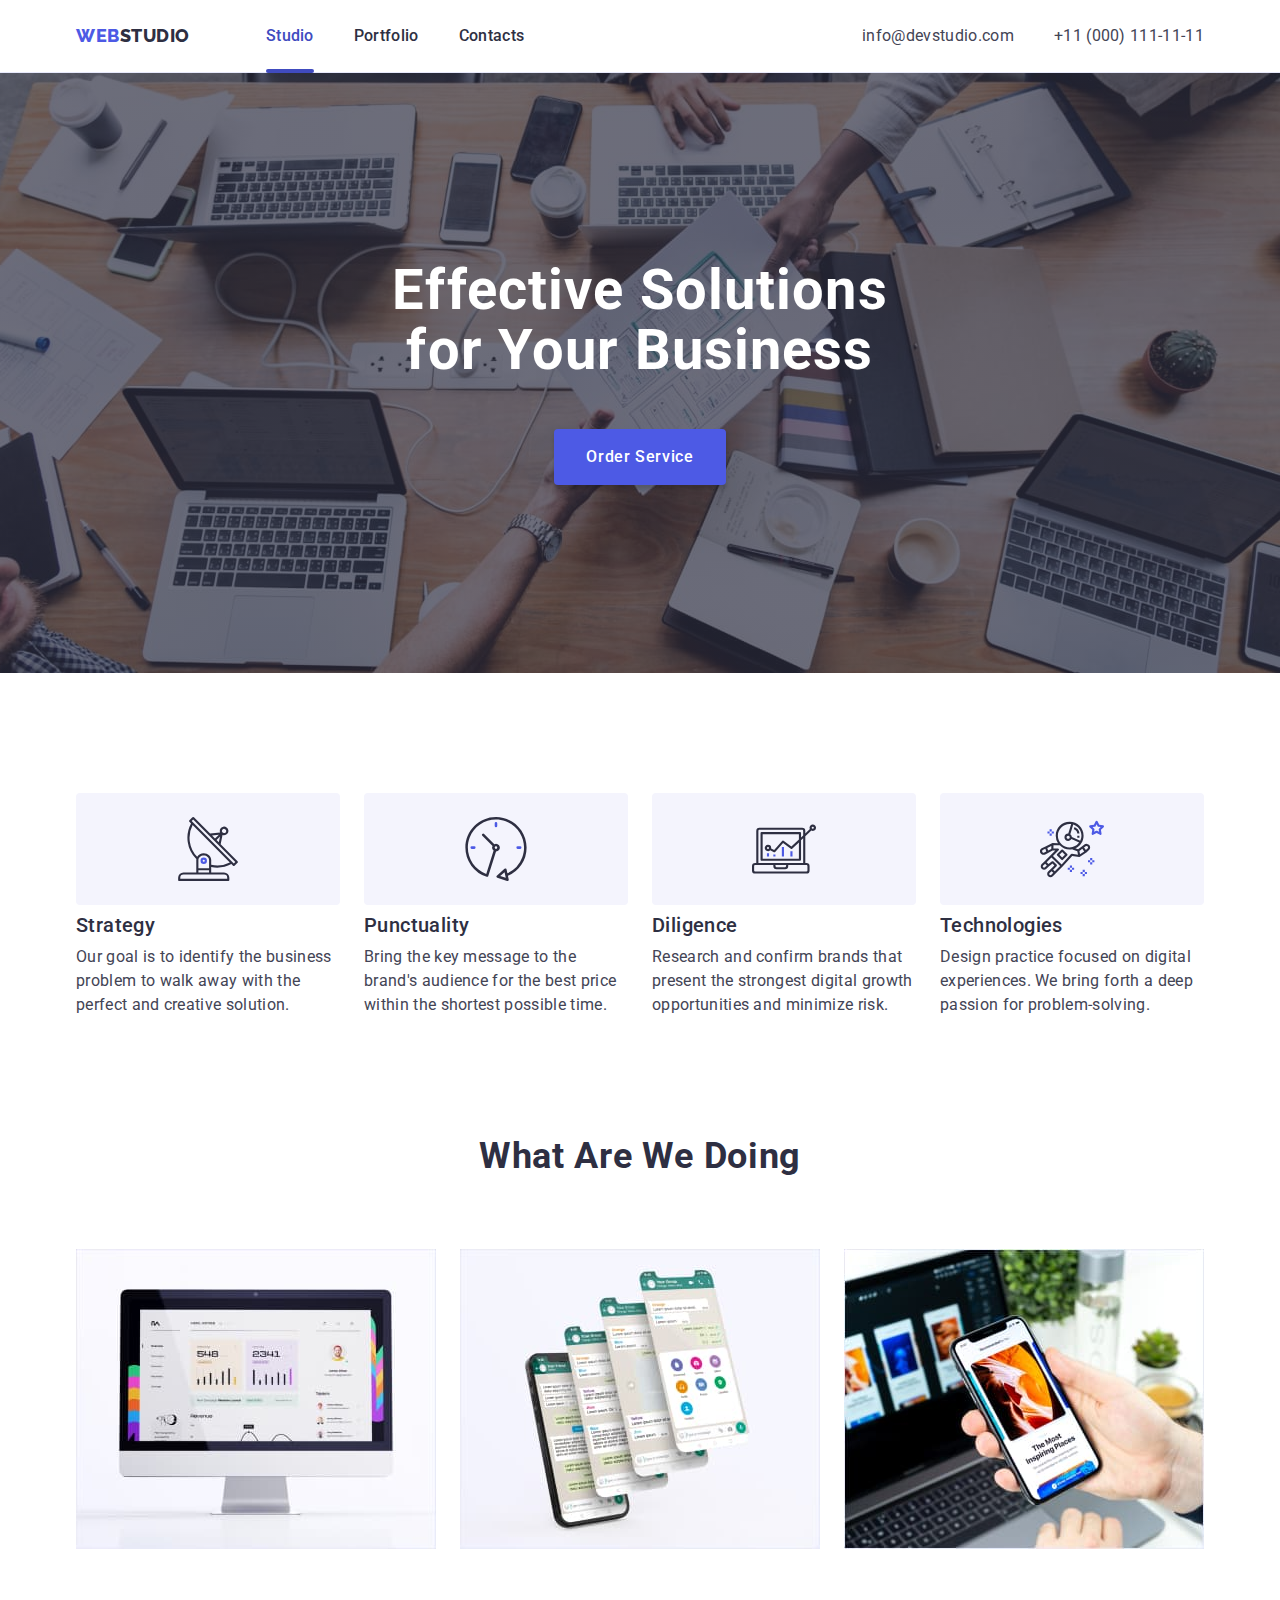
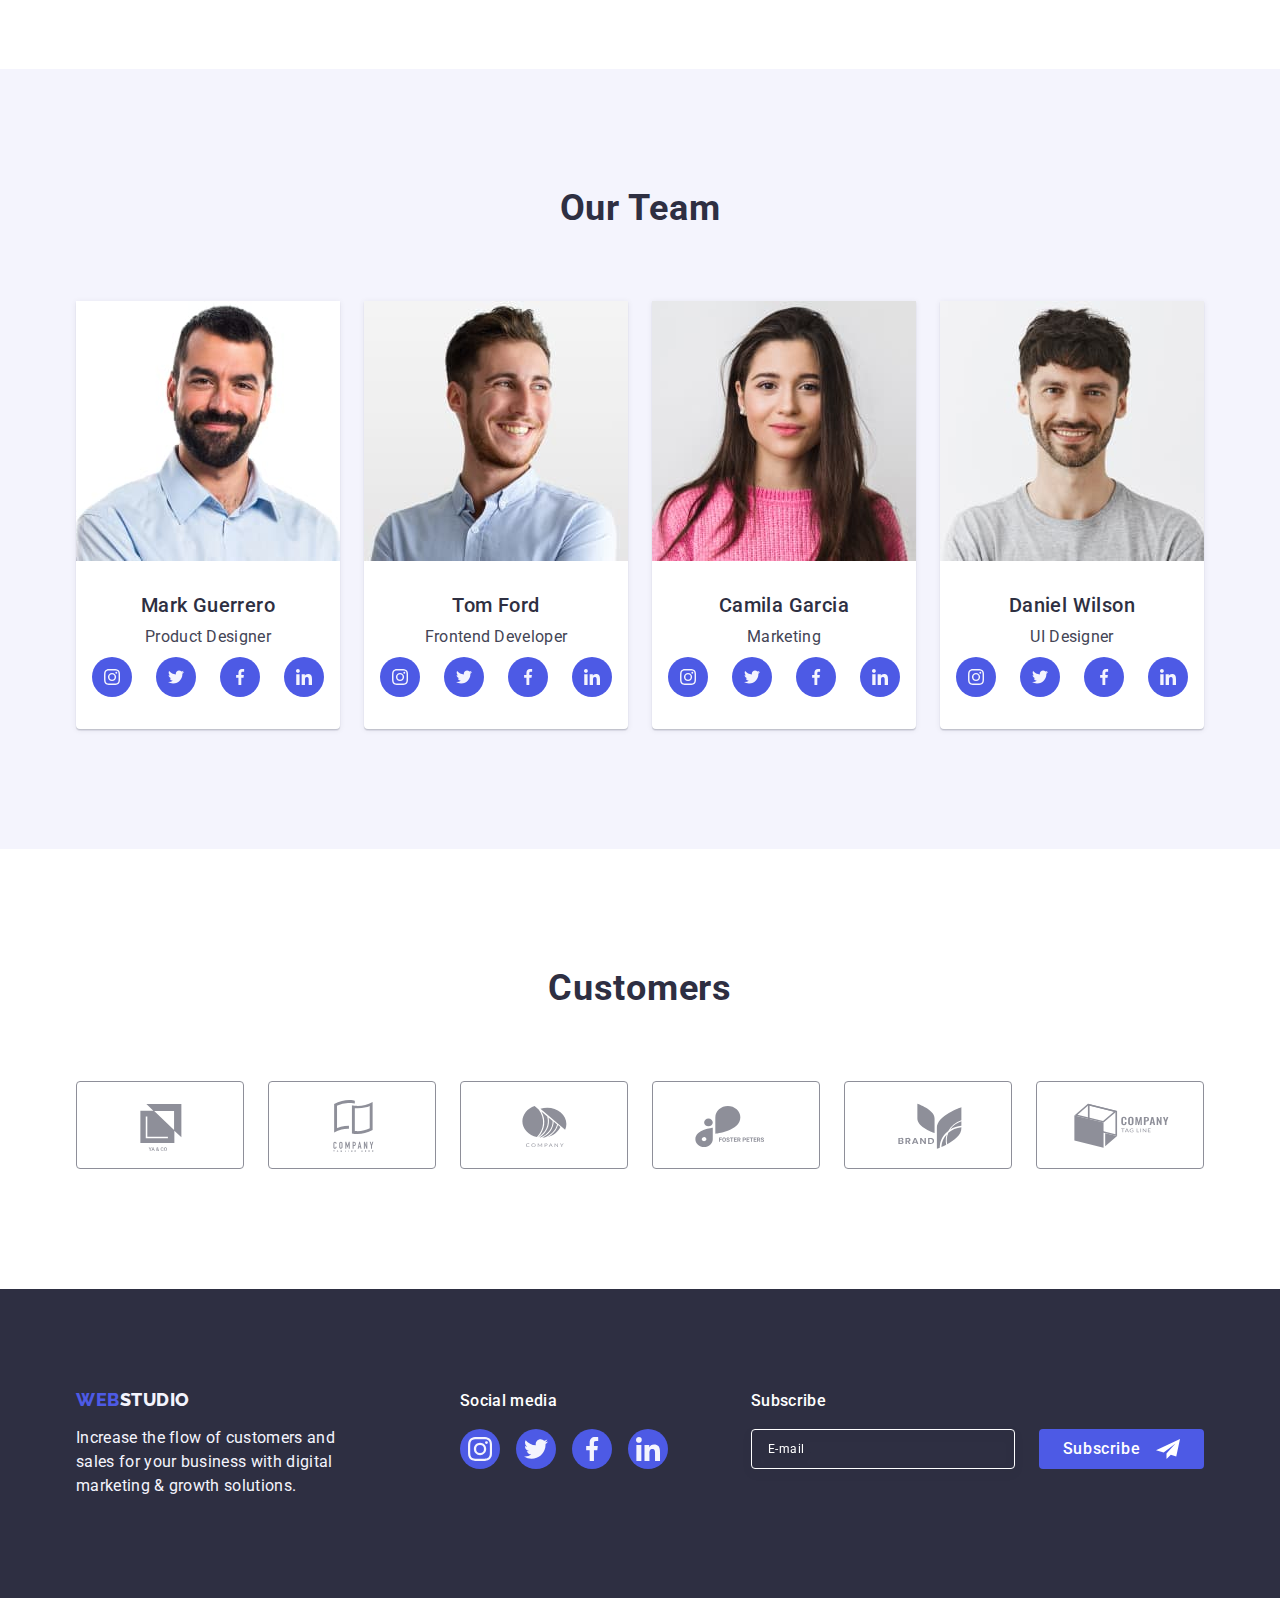
<file: index.html>
<!DOCTYPE html>
<html lang="en">
  <head>
    <meta charset="UTF-8" />
    <meta http-equiv="X-UA-Compatible" content="IE=edge" />
    <meta name="viewport" content="width=device-width, initial-scale=1.0" />
    <title>WebStudio</title>

    <link rel="preconnect" href="https://fonts.googleapis.com" />
    <link rel="preconnect" href="https://fonts.gstatic.com" crossorigin />
    <link
      href="https://fonts.googleapis.com/css2?family=Raleway:wght@800&family=Roboto:wght@400;500;700;900&display=swap"
      rel="stylesheet"
    />

    <link
      rel="stylesheet"
      href="https://cdnjs.cloudflare.com/ajax/libs/modern-normalize/1.1.0/modern-normalize.min.css"
    />

    <link rel="stylesheet" href="./css/styles.css" />
  </head>
  <body>
    <header class="header-border">
      <div class="container header-container">
        <nav class="site-nav">
          <a href="./index.html" class="logo link"
            >Web<span class="logo-span header">Studio</span>
          </a>

          <ul class="nav-menu list">
            <li class="nav-menu-item">
              <a href="./index.html" class="nav-link current-menu-link link">Studio</a>
            </li>
            <li class="nav-menu-item">
              <a href="./portfolio.html" class="nav-link link">Portfolio</a>
            </li>
            <li class="nav-menu-item">
              <a href="" class="nav-link link">Contacts</a>
            </li>
          </ul>
        </nav>

        <address class="contacts">
          <ul class="contacts-list list">
            <li class="item">
              <a href="mailto:info@devstudio.com" class="link"
                >info@devstudio.com</a
              >
            </li>

            <li class="item">
              <a href="tel:+110001111111" class="link"
                >+11 (000) 111-11-11</a
              >
            </li>
          </ul>
        </address>
      </div>
    </header>

    <main>
      <!-- Hero section -->
      <section class="hero">
        <div class="container hero-container">
          <h1 class="hero-title">Effective Solutions for Your Business</h1>
          <button class="hero-btn" type="button" data-modal-open>Order Service</button>
        </div>
      </section>

      <!-- Company benefits section -->
      <section class="section benefits">
        <div class="container benefits-container">
          <h2 class="visually-hidden">Company benefits</h2>

          <ul class="benefits-list list">
            <li class="item">
              <div class="benefits-icon-wrapper">
                <svg class="benefits-icon" width="64" height="64">
                  <use href="./images/icons.svg#icon-antena"></use>
                </svg>
              </div>
              <h3 class="title">Strategy</h3>
              <p class="text">
                Our goal is to identify the business problem to walk away with
                the perfect and creative solution.
              </p>
            </li>

            <li class="item">
              <div class="benefits-icon-wrapper">
                <svg class="benefits-icon" width="64" height="64">
                  <use href="./images/icons.svg#icon-clock"></use>
                </svg>
              </div>
              <h3 class="title">Punctuality</h3>
              <p class="text">
                Bring the key message to the brand's audience for the best price
                within the shortest possible time.
              </p>
            </li>

            <li class="item">
              <div class="benefits-icon-wrapper">
                <svg class="benefits-icon" width="64" height="64">
                  <use href="./images/icons.svg#icon-diagrama"></use>
                </svg>
              </div>
              <h3 class="title">Diligence</h3>
              <p class="text">
                Research and confirm brands that present the strongest digital
                growth opportunities and minimize risk.
              </p>
            </li>

            <li class="item">
              <div class="benefits-icon-wrapper">
                <svg class="benefits-icon" width="64" height="64">
                  <use href="./images/icons.svg#icon-astronaut"></use>
                </svg>
              </div>
              <h3 class="title">Technologies</h3>
              <p class="text">
                Design practice focused on digital experiences. We bring forth a
                deep passion for problem-solving.
              </p>
            </li>
          </ul>
        </div>
      </section>

      <!-- What are we doing section -->
      <section class="section services">
        <div class="container services-container">
          <h2 class="section-title">What are we doing</h2>
          <ul class="services-list list">
            <li class="item">
              <img
                src="./images/img-one.jpg"
                alt="iMac photo"
                width="360"
                height="300"
              />
            </li>

            <li class="item">
              <img
                src="./images/img-two.jpg"
                alt="4 iPhone displays"
                width="360"
                height="300"
              />
            </li>

            <li class="item">
              <img
                src="./images/img-three.jpg"
                alt="iPhone and laptop"
                width="360"
                height="300"
              />
            </li>
          </ul>
        </div>
      </section>

      <!-- Our team section -->
      <section class="section team">
        <div class="container team-list-container">
          <h2 class="section-title">Our Team</h2>

          <ul class="team-list list">
            <li class="item">
              <img
                src="./images/mark-guerrero.jpg"
                alt="Marc Guerrero photo"
                width="264"
                height="260"
              />
              <div class="team-list-wrapper">
                <h3 class="title">Mark Guerrero</h3>
                <p class="text">Product Designer</p>

                <ul class="social-list list">
                  <li class="social-list-item">
                    <a class="social-list-link" href="">
                      <svg class="social-list-icon" width="16" height="16">
                        <use href="./images/icons.svg#icon-instagram"></use>
                      </svg>
                    </a>
                  </li>
                  <li class="social-list-item">
                    <a class="social-list-link" href="">
                      <svg class="social-list-icon" width="16" height="16">
                        <use href="./images/icons.svg#icon-twitter"></use>
                      </svg>
                    </a>
                  </li>
                  <li class="social-list-item">
                    <a class="social-list-link" href="">
                      <svg class="social-list-icon" width="16" height="16">
                        <use href="./images/icons.svg#icon-facebook"></use>
                      </svg>
                    </a>
                  </li>
                  <li class="social-list-item">
                    <a class="social-list-link" href="">
                      <svg class="social-list-icon" width="16" height="16">
                        <use href="./images/icons.svg#icon-linkedin"></use>
                      </svg>
                    </a>
                  </li>
                </ul>
              </div>
            </li>

            <li class="item">
              <img
                src="./images/tom-ford.jpg"
                alt="Tom Ford photo"
                width="264"
                height="260"
              />
              <div class="team-list-wrapper">
                <h3 class="title">Tom Ford</h3>
                <p class="text">Frontend Developer</p>

                <ul class="social-list list">
                  <li class="social-list-item">
                    <a class="social-list-link" href="">
                      <svg class="social-list-icon" width="16" height="16">
                        <use href="./images/icons.svg#icon-instagram"></use>
                      </svg>
                    </a>
                  </li>
                  <li class="social-list-item">
                    <a class="social-list-link" href="">
                      <svg class="social-list-icon" width="16" height="16">
                        <use href="./images/icons.svg#icon-twitter"></use>
                      </svg>
                    </a>
                  </li>
                  <li class="social-list-item">
                    <a class="social-list-link" href="">
                      <svg class="social-list-icon" width="16" height="16">
                        <use href="./images/icons.svg#icon-facebook"></use>
                      </svg>
                    </a>
                  </li>
                  <li class="social-list-item">
                    <a class="social-list-link" href="">
                      <svg class="social-list-icon" width="16" height="16">
                        <use href="./images/icons.svg#icon-linkedin"></use>
                      </svg>
                    </a>
                  </li>
                </ul>
              </div>
            </li>

            <li class="item">
              <img
                src="./images/camila-garcia.jpg"
                alt="Camila Garcia photo"
                width="264"
                height="260"
              />
              <div class="team-list-wrapper">
                <h3 class="title">Camila Garcia</h3>
                <p class="text">Marketing</p>

                <ul class="social-list list">
                  <li class="social-list-item">
                    <a class="social-list-link" href="">
                      <svg class="social-list-icon" width="16" height="16">
                        <use href="./images/icons.svg#icon-instagram"></use>
                      </svg>
                    </a>
                  </li>
                  <li class="social-list-item">
                    <a class="social-list-link" href="">
                      <svg class="social-list-icon" width="16" height="16">
                        <use href="./images/icons.svg#icon-twitter"></use>
                      </svg>
                    </a>
                  </li>
                  <li class="social-list-item">
                    <a class="social-list-link" href="">
                      <svg class="social-list-icon" width="16" height="16">
                        <use href="./images/icons.svg#icon-facebook"></use>
                      </svg>
                    </a>
                  </li>
                  <li class="social-list-item">
                    <a class="social-list-link" href="">
                      <svg class="social-list-icon" width="16" height="16">
                        <use href="./images/icons.svg#icon-linkedin"></use>
                      </svg>
                    </a>
                  </li>
                </ul>
              </div>
            </li>

            <li class="item">
              <img
                src="./images/daniel-wilson.jpg"
                alt="Daniel Wilson photo"
                width="264"
                height="260"
              />
              <div class="team-list-wrapper">
                <h3 class="title">Daniel Wilson</h3>
                <p class="text">UI Designer</p>

                <ul class="social-list list">
                  <li class="social-list-item">
                    <a class="social-list-link" href="">
                      <svg class="social-list-icon" width="16" height="16">
                        <use href="./images/icons.svg#icon-instagram"></use>
                      </svg>
                    </a>
                  </li>
                  <li class="social-list-item">
                    <a class="social-list-link" href="">
                      <svg class="social-list-icon" width="16" height="16">
                        <use href="./images/icons.svg#icon-twitter"></use>
                      </svg>
                    </a>
                  </li>
                  <li class="social-list-item">
                    <a class="social-list-link" href="">
                      <svg class="social-list-icon" width="16" height="16">
                        <use href="./images/icons.svg#icon-facebook"></use>
                      </svg>
                    </a>
                  </li>
                  <li class="social-list-item">
                    <a class="social-list-link" href="">
                      <svg class="social-list-icon" width="16" height="16">
                        <use href="./images/icons.svg#icon-linkedin"></use>
                      </svg>
                    </a>
                  </li>
                </ul>
              </div>
            </li>
          </ul>
        </div>
      </section>

      <!-- Customers -->
      <section class="section customers">
        <div class="container">
          <h2 class="section-title">Customers</h2>

          <ul class="customers-list list">
            <li class="customers-list-item">
              <a class="customers-list-link" href="">
                <svg class="customers-icon" width="104" height="56">
                  <use href="./images/icons.svg#icon-logo-1"></use>
                </svg>
              </a>
            </li>

            <li class="customers-list-item">
              <a class="customers-list-link" href="">
                <svg class="customers-icon" width="104" height="56">
                  <use href="./images/icons.svg#icon-logo-2"></use>
                </svg>
              </a>
            </li>

            <li class="customers-list-item">
              <a class="customers-list-link" href="">
                <svg class="customers-icon" width="104" height="56">
                  <use href="./images/icons.svg#icon-logo-3"></use>
                </svg>
              </a>
            </li>

            <li class="customers-list-item">
              <a class="customers-list-link" href="">
                <svg class="customers-icon" width="104" height="56">
                  <use href="./images/icons.svg#icon-logo-4"></use>
                </svg>
              </a>
            </li>

            <li class="customers-list-item">
              <a class="customers-list-link" href="">
                <svg class="customers-icon" width="104" height="56">
                  <use href="./images/icons.svg#icon-logo-5"></use>
                </svg>
              </a>
            </li>

            <li class="customers-list-item">
              <a class="customers-list-link" href="">
                <svg class="customers-icon" width="104" height="56">
                  <use href="./images/icons.svg#icon-logo-6"></use>
                </svg>
              </a>
            </li>
          </ul>
        </div>
      </section>
    </main>

    <footer class="footer">
      <div class="container footer-container">
        <div class="footer-container-logo">
          <a href="./index.html" class="logo link"
            >Web<span class="logo-span-footer">Studio</span>
          </a>
          <p class="text">
            Increase the flow of customers and sales for your business with
            digital marketing & growth solutions.
          </p>
        </div>

        <div class="footer-container-social-media">
          <p class="footer-social-media-text">Social media</p>
          <ul class="footer-social-media-list list">
            <li class="footer-socail-media-item">
              <a class="footer-social-media-link" href="">
                <svg class="footer-social-media-icon" width="24" height="24">
                  <use href="./images/icons.svg#icon-instagram"></use>
                </svg>
              </a>
            </li>

            <li class="footer-socail-media-item">
              <a class="footer-social-media-link" href="">
                <svg class="footer-social-media-icon" width="24" height="24">
                  <use href="./images/icons.svg#icon-twitter"></use>
                </svg>
              </a>
            </li>

            <li class="footer-socail-media-item">
              <a class="footer-social-media-link" href="">
                <svg class="footer-social-media-icon" width="24" height="24">
                  <use href="./images/icons.svg#icon-facebook"></use>
                </svg>
              </a>
            </li>

            <li class="footer-socail-media-item">
              <a class="footer-social-media-link" href="">
                <svg class="footer-social-media-icon" width="24" height="24">
                  <use href="./images/icons.svg#icon-linkedin"></use>
                </svg>
              </a>
            </li>
          </ul>
        </div>

        <div class="footer-modal-window">
          <p class="footer-modal-window-title">Subscribe</p>
          <form class="footer-modal-wrapper">
            <label class="footer-modal-label">
              <input class="footer-modal-input" type="email" name="user-email" placeholder="E-mail">
            </label>
            <button class="footer-modal-send-btn" type="submit">Subscribe
              <svg class="footer-modal-icon" width="24" height="24">
                <use href="./images/icons.svg#icon-telegram"></use>
              </svg>
            </button>
          </form>
        </div>
      </div>
    </footer>

    <!-- Modal Window -->
    <div class="backdrop is-hidden" data-modal>
      <div class="modal-window">

        <button type="button" class="close-modal-button" data-modal-close>
          <svg class="close-modal-icon" width="8" height="8">
            <use href="./images/icons.svg#icon-close-button"></use>
          </svg>
        </button>

        <p class="contact-form-title">Leave your contacts and we will call you back</p>

        <form class="contact-form">
          <div class="contact-form-field-wrapper">
            <label class="contact-form-field" for="user-name">Name</label>
              <div class="contact-form-icon-position">
                <input class="contact-form-input" type="text" id="user-name"  name="user-name" required>
                <svg class="contact-form-icon" width="18" height="24">
                  <use href="./images/icons.svg#icon-person"></use>
                </svg>
              </div>
          </div>
          
          <div class="contact-form-field-wrapper">
            <label class="contact-form-field" for="user-phone">Phone</label>
              <div class="contact-form-icon-position">
                <input class="contact-form-input" type="tel" id="user-phone" name="user-phone" required>
                <svg class="contact-form-icon" width="18" height="24">
                  <use href="./images/icons.svg#icon-phone"></use>
                </svg>
              </div>
          </div>
              
            
          <div class="contact-form-field-wrapper">
            <label class="contact-form-field" for="user-email">Email</label>
              <div class="contact-form-icon-position"> 
                <input class="contact-form-input" type="email" id="user-email" name="user-email" required>
                <svg class="contact-form-icon" width="18" height="24">
                  <use href="./images/icons.svg#icon-email"></use>
                </svg>
              </div>
          </div>

          <div class="contact-form-field-comment-wrapper">
            <label class="contact-form-field" for="user-comment">Comment</label>
            <textarea class="contact-form-comment" id="user-comment" name="user-comment" placeholder="Text input"></textarea>
          </div>

          <div class="contact-form-checkbox-wrapper">
            <input class="contact-form-checkbox-input visually-hidden" type="checkbox" id="user-privacy" name="user-privacy" value="true" required>    
            <label class="contact-form-checkbox-label" for="user-privacy">
              <span class="contact-form-checkbox-field">
                <svg class="contact-form-custom-icon" width="10" height="8">
                  <use class="contact-form-mark-icon" href="./images/icons.svg#icon-check"></use>
                </svg>
              </span>
              I accept the terms and conditions of the <a class="contact-form-checkbox-policy-link" href="#">Privacy Policy</a>
            </label>
          </div>

          <button class="contact-form-submit" type="submit">Send</button>

        </form>
        
      </div>
    </div>

    <script src="./js/modal.js"></script>
  </body>
</html>
</file>
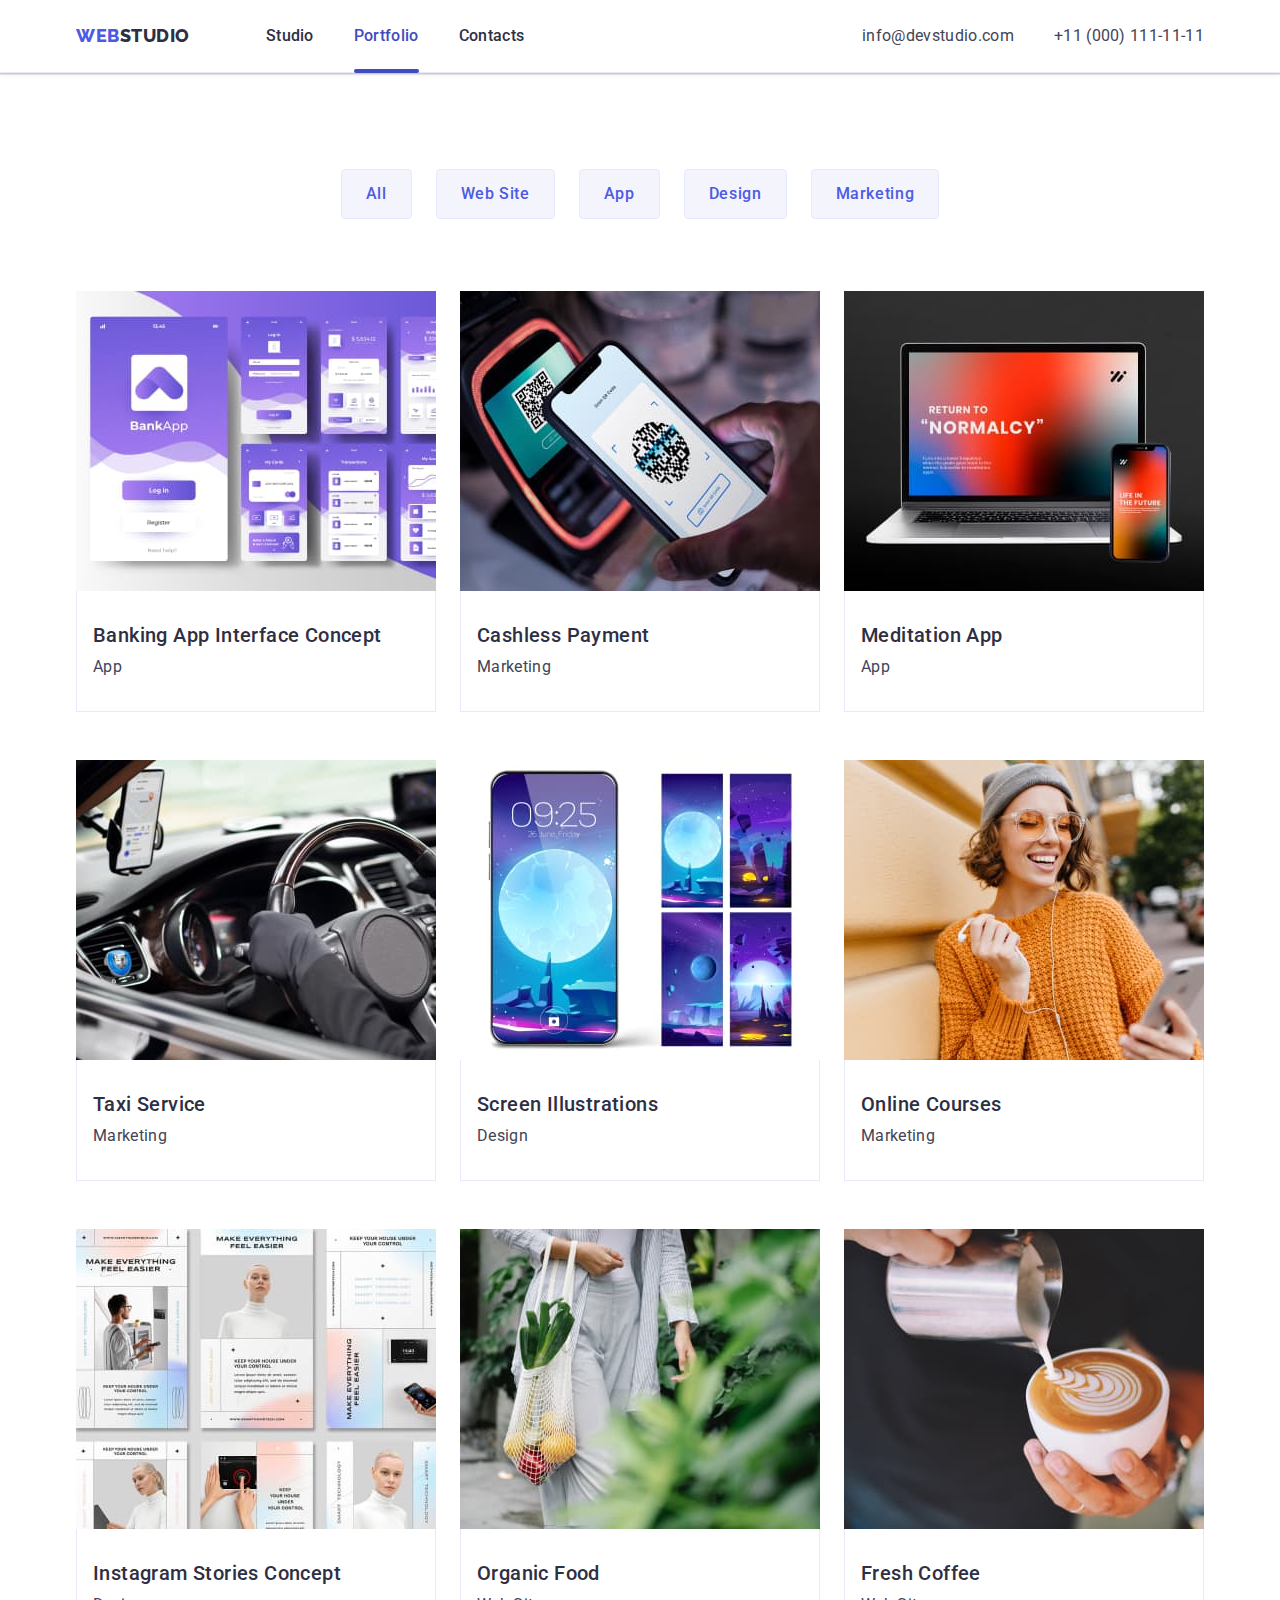
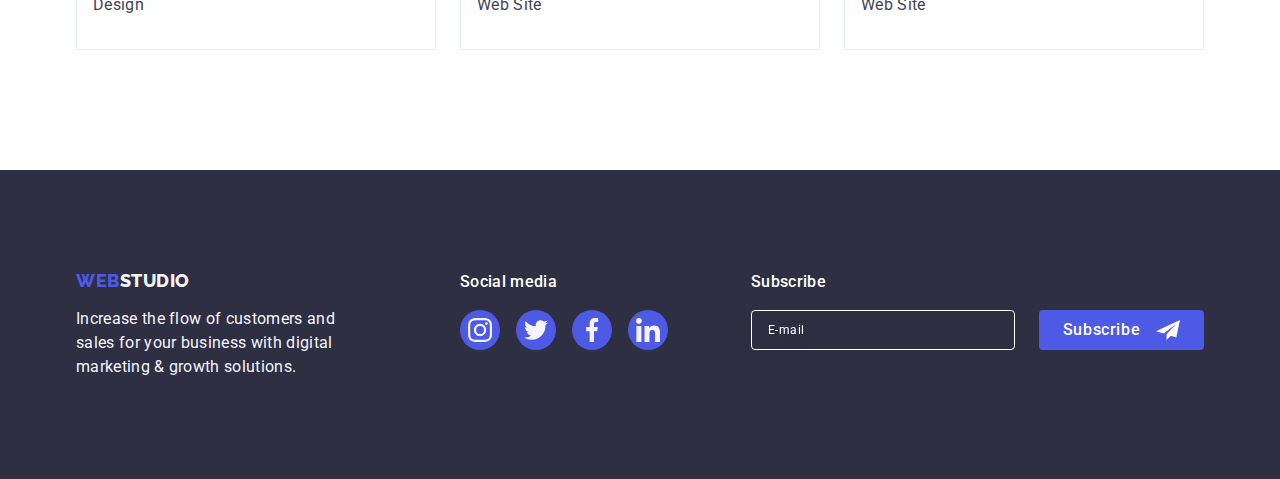
<file: portfolio.html>
<!DOCTYPE html>
<html lang="en">
  <head>
    <meta charset="UTF-8" />
    <meta http-equiv="X-UA-Compatible" content="IE=edge" />
    <meta name="viewport" content="width=device-width, initial-scale=1.0" />
    <title>WebStudio</title>

    <link rel="preconnect" href="https://fonts.googleapis.com" />
    <link rel="preconnect" href="https://fonts.gstatic.com" crossorigin />
    <link
      href="https://fonts.googleapis.com/css2?family=Raleway:wght@800&family=Roboto:wght@400;500;700;900&display=swap"
      rel="stylesheet"
    />

    <link
      rel="stylesheet"
      href="https://cdnjs.cloudflare.com/ajax/libs/modern-normalize/1.1.0/modern-normalize.min.css"
    />

    <link rel="stylesheet" href="./css/styles.css" />
  </head>
  <body>
    <header class="header-border">
      <div class="container header-container">
        <nav class="site-nav">
          <a href="./index.html" class="logo link"
            >Web<span class="logo-span header">Studio</span>
          </a>

          <ul class="nav-menu list">
            <li class="nav-menu-item">
              <a href="./index.html" class="nav-link link">Studio</a>
            </li>
            <li class="nav-menu-item">
              <a href="./portfolio.html" class="nav-link current-menu-link link">Portfolio</a>
            </li>
            <li class="nav-menu-item">
              <a href="" class="nav-link link">Contacts</a>
            </li>
          </ul>
        </nav>

        <address class="contacts">
          <ul class="contacts-list list">
            <li class="item">
              <a href="mailto:info@devstudio.com" class="link"
                >info@devstudio.com</a
              >
            </li>

            <li class="item">
              <a href="tel:+110001111111" class="link"
                >+11 (000) 111-11-11</a
              >
            </li>
          </ul>
        </address>
      </div>
    </header>

    <main>
      <!-- Our projects sections -->
      <section class="our-projects">
        <div class="container">
          <h1 class="visually-hidden">Our Projects</h1>

          <!-- Filter buttons -->
          <ul class="filter-list list">
            <li><button type="button" class="filter-list-btn">All</button></li>
            <li>
              <button type="button" class="filter-list-btn">Web Site</button>
            </li>
            <li><button type="button" class="filter-list-btn">App</button></li>
            <li>
              <button type="button" class="filter-list-btn">Design</button>
            </li>
            <li>
              <button type="button" class="filter-list-btn">Marketing</button>
            </li>
          </ul>

          <!-- Projects list -->
          <ul class="project-list list">
            <li class="project-item">
              <a href="" class="project-list-link link">
                <div class="overlay-wrapper">
                  <img
                    src="./images/banking-app-interface.jpg"
                    alt="Banking App Interface"
                    width="360"
                    height="300"
                  />
                  <p class="overlay">14 Stylish and User-Friendly App Design Concepts · Task Manager App · Calorie Tracker App · Exotic Fruit Ecommerce App · Cloud Storage App</p>
                </div>
                <div class="project-list-card-wrapper">
                  <h2 class="title">Banking App Interface Concept</h2>
                  <p class="text">App</p>
                </div>
              </a>
            </li>

            <li class="project-item">
              <a href="" class="project-list-link link">
                <div class="overlay-wrapper">
                  <img
                    src="./images/cashless-payment.jpg"
                    alt="Cashless Payment"
                    width="360"
                    height="300"
                  />
                  <p class="overlay">14 Stylish and User-Friendly App Design Concepts · Task Manager App · Calorie Tracker App · Exotic Fruit Ecommerce App · Cloud Storage App</p>
                </div>
                <div class="project-list-card-wrapper">
                  <h2 class="title">Cashless Payment</h2>
                  <p class="text">Marketing</p>
                </div>
              </a>
            </li>

            <li class="project-item">
              <a href="" class="project-list-link link">
                <div class="overlay-wrapper">
                  <img
                    src="./images/meditation-app.jpg"
                    alt="Meditation App"
                    width="360"
                    height="300"
                  />
                  <p class="overlay">14 Stylish and User-Friendly App Design Concepts · Task Manager App · Calorie Tracker App · Exotic Fruit Ecommerce App · Cloud Storage App</p>
                </div>
                <div class="project-list-card-wrapper">
                  <h2 class="title">Meditation App</h2>
                  <p class="text">App</p>
                </div>
              </a>
            </li>

            <li class="project-item">
              <a href="" class="project-list-link link">
                <div class="overlay-wrapper">
                  <img
                    src="./images/taxi-service.jpg"
                    alt="Taxi Service"
                    width="360"
                    height="300"
                  />
                  <p class="overlay">14 Stylish and User-Friendly App Design Concepts · Task Manager App · Calorie Tracker App · Exotic Fruit Ecommerce App · Cloud Storage App</p>
                </div>
                <div class="project-list-card-wrapper">
                  <h2 class="title">Taxi Service</h2>
                  <p class="text">Marketing</p>
                </div>
              </a>
            </li>

            <li class="project-item">
              <a href="" class="project-list-link link">
                <div class="overlay-wrapper">
                  <img
                    src="./images/screen-illustrations.jpg"
                    alt="Screen Illustrations"
                    width="360"
                    height="300"
                  />
                  <p class="overlay">14 Stylish and User-Friendly App Design Concepts · Task Manager App · Calorie Tracker App · Exotic Fruit Ecommerce App · Cloud Storage App</p>
                </div>
                <div class="project-list-card-wrapper">
                  <h2 class="title">Screen Illustrations</h2>
                  <p class="text">Design</p>
                </div>
              </a>
            </li>

            <li class="project-item">
              <a href="" class="project-list-link link">
                <div class="overlay-wrapper">
                  <img
                    src="./images/online-courses.jpg"
                    alt="Online Courses"
                    width="360"
                    height="300"
                  />
                  <p class="overlay">14 Stylish and User-Friendly App Design Concepts · Task Manager App · Calorie Tracker App · Exotic Fruit Ecommerce App · Cloud Storage App</p>
                </div>
                <div class="project-list-card-wrapper">
                  <h2 class="title">Online Courses</h2>
                  <p class="text">Marketing</p>
                </div>
              </a>
            </li>

            <li class="project-item">
              <a href="" class="project-list-link link">
                <div class="overlay-wrapper">
                  <img
                    src="./images/instagram-stories-concept.jpg"
                    alt="Instagram Stories Concept"
                    width="360"
                    height="300"
                  />
                  <p class="overlay">14 Stylish and User-Friendly App Design Concepts · Task Manager App · Calorie Tracker App · Exotic Fruit Ecommerce App · Cloud Storage App</p>
                </div>
                <div class="project-list-card-wrapper">
                  <h2 class="title">Instagram Stories Concept</h2>
                  <p class="text">Design</p>
                </div>
              </a>
            </li>

            <li class="project-item">
              <a href="" class="project-list-link link">
                <div class="overlay-wrapper">
                  <img
                    src="./images/organic-food.jpg"
                    alt="Organic Food"
                    width="360"
                    height="300"
                  />
                  <p class="overlay">14 Stylish and User-Friendly App Design Concepts · Task Manager App · Calorie Tracker App · Exotic Fruit Ecommerce App · Cloud Storage App</p>
                </div>
                <div class="project-list-card-wrapper">
                  <h2 class="title">Organic Food</h2>
                  <p class="text">Web Site</p>
                </div>
              </a>
            </li>

            <li class="project-item">
              <a href="" class="project-list-link link">
                <div class="overlay-wrapper">
                  <img
                    src="./images/fresh-coffee.jpg"
                    alt="Fresh Coffee"
                    width="360"
                    height="300"
                  />
                  <p class="overlay">14 Stylish and User-Friendly App Design Concepts · Task Manager App · Calorie Tracker App · Exotic Fruit Ecommerce App · Cloud Storage App</p>
                </div>
                <div class="project-list-card-wrapper">
                  <h2 class="title">Fresh Coffee</h2>
                  <p class="text">Web Site</p>
                </div>
              </a>
            </li>
          </ul>
        </div>
      </section>
    </main>

    <footer class="footer">
      <div class="container footer-container">
        <div class="footer-container-logo">
          <a href="./index.html" class="logo link"
            >Web<span class="logo-span-footer">Studio</span>
          </a>
          <p class="text">
            Increase the flow of customers and sales for your business with
            digital marketing & growth solutions.
          </p>
        </div>

        <div class="footer-container-social-media">
          <p class="footer-social-media-text">Social media</p>
          <ul class="footer-social-media-list list">
            <li class="footer-socail-media-item">
              <a class="footer-social-media-link" href="">
                <svg class="footer-social-media-icon" width="24" height="24">
                  <use href="./images/icons.svg#icon-instagram"></use>
                </svg>
              </a>
            </li>

            <li class="footer-socail-media-item">
              <a class="footer-social-media-link" href="">
                <svg class="footer-social-media-icon" width="24" height="24">
                  <use href="./images/icons.svg#icon-twitter"></use>
                </svg>
              </a>
            </li>

            <li class="footer-socail-media-item">
              <a class="footer-social-media-link" href="">
                <svg class="footer-social-media-icon" width="24" height="24">
                  <use href="./images/icons.svg#icon-facebook"></use>
                </svg>
              </a>
            </li>

            <li class="footer-socail-media-item">
              <a class="footer-social-media-link" href="">
                <svg class="footer-social-media-icon" width="24" height="24">
                  <use href="./images/icons.svg#icon-linkedin"></use>
                </svg>
              </a>
            </li>
          </ul>
        </div>

        <div class="footer-modal-window">
          <p class="footer-modal-window-title">Subscribe</p>
          <form class="footer-modal-wrapper">
            <label class="footer-modal-label">
              <input class="footer-modal-input" type="email" name="user-email" placeholder="E-mail">
            </label>
            <button class="footer-modal-send-btn" type="submit">Subscribe
              <svg class="footer-modal-icon" width="24" height="24">
                <use href="./images/icons.svg#icon-telegram"></use>
              </svg>
            </button>
          </form>
        </div>
      </div>
    </footer>
  </body>
</html>
</file>
<file: css/styles.css>
:root {
    --navy-blue: #2E2F42;
    --navy-blue-modal: rgba(46, 47, 66, 0.4);
    --dairy: rgba(252, 252, 252, 1);
    --slate: #434455;
    --light-slate: #8E8F99;
    --iris: #4D5AE5;
    --ocean: #404BBF;
    --white: #ffffff;
    --cloud: #F4F4FD;
    --cornflower: #E7E9FC;
    --green: #31D0AA;
}

body {
    font-family: 'Roboto', sans-serif;
    letter-spacing: 0.02em;

    color: var(--slate);
    background-color: var(--white);
}

h1,
h2,
h3,
h4,
p {
    margin-top: 0;
    margin-bottom: 0;
}

ul,
ol {
    margin-top: 0;
    margin-bottom: 0;
    padding-left: 0;
}

img {
    display: block;
    max-width: 100%;
    height: auto;
}

.list {
    list-style: none;
}

.link {
    text-decoration: none;
}

.section-title {
    font-weight: 700;
    font-size: 36px;
    line-height: 1.11;
    text-align: center;
    text-transform: capitalize;
    letter-spacing: 0.02em;

    color: var(--navy-blue);
}

.container {
    width: 1158px;
    margin-right: auto;
    margin-left: auto;
    padding-right: 15px;
    padding-left: 15px;
}

.visually-hidden {
    position: absolute;
    width: 1px;
    height: 1px;
    margin: -1px;
    border: 0;
    padding: 0;
    white-space: nowrap;
    clip-path: inset(100%);
    clip: rect(0 0 0 0);
    overflow: hidden;
}

/* -----Navigation----- */

        /* Logo */
.logo {
    font-family: 'Raleway', sans-serif;
    font-weight: 800;
    font-size: 18px;
    line-height: 1.17;
    letter-spacing: 0.03em;
    text-transform: uppercase;

    color: var(--iris);
}

.logo-span.header {
    color: var(--navy-blue)
}

.logo-span.footer {
    color: var(--cloud);
}

        /* Navigation Menu */
.nav-link {
    position: relative;
    transition: color 250ms cubic-bezier(0.4, 0, 0.2, 1);

    font-weight: 500;
    font-size: 16px;
    line-height: 1.5;
    text-decoration: none;

    display: block;
    padding-top: 24px;
    padding-bottom: 24px;

    color: var(--navy-blue);
}

.current-menu-link {
    color: var(--ocean);
}
.current-menu-link::after {
    content: '';
    position: absolute;
    left: 0;
    bottom: -1px;

    display: block;
    width: 100%;
    height: 4px;

    background-color: var(--ocean);
    border-radius: 2px;
}


.contacts {
    font-style: normal;
}

.contacts-list .link {
    transition: color 250ms cubic-bezier(0.4, 0, 0.2, 1);

    font-weight: 400;
    font-size: 16px;
    line-height: 1.5; 
    text-decoration: none;

    color: var(--slate);
}

.nav-menu .link:hover,
.nav-menu .link:focus {
    color: var(--ocean);
}

.contacts-list .link:hover,
.contacts-list .link:focus {
    color: var(--ocean);
}

.header-container {
    display: flex;
    align-items: center;
    justify-content: space-between;
}

.site-nav {
    display: flex;
    align-items: center;
}

.site-nav .logo {
    display: block;
    margin-right: 76px;
    padding-top: 24px;
    padding-bottom: 24px;
}

.nav-menu {
    display: flex;
    align-items: center;
    gap: 40px;
}

.contacts-list {
    display: flex;
    gap: 40px;
}

.header-border {
    border-bottom: 1px solid var(--cornflower);
    box-shadow: 0px 2px 1px rgba(46, 47, 66, 0.08), 0px 1px 1px rgba(46, 47, 66, 0.16), 0px 1px 6px rgba(46, 47, 66, 0.08);
}


/* -----Hero section----- */

.hero {
    max-width: 1440px;
    height: 600px;
    background-image: 
        linear-gradient(rgba(46, 47, 66, 0.7), rgba(46, 47, 66, 0.7)),
        url(../images/hero-img.jpg);
    background-repeat: no-repeat;
    background-position: center;
    background-size: cover;
    margin-left: auto;
    margin-right: auto;
    background-color: var(--navy-blue);

    padding-top: 188px;
    padding-bottom: 188px;
}

.hero-container {
    text-align: center;
}

.hero .hero-title {
    font-weight: 700;
    font-size: 56px;
    line-height: 1.07;
    letter-spacing: 0.02em;

    color: var(--white);

    max-width: 496px;
    margin-right: auto;
    margin-left: auto;
    margin-bottom: 48px;
}

.hero-btn {
    transition: background-color 250ms cubic-bezier(0.4, 0, 0.2, 1);

    font-family: inherit;
    font-weight: 500;
    font-size: 16px;
    line-height: 1.5;
    letter-spacing: 0.04em;

    color: var(--white);
    background-color: var(--iris);
    cursor: pointer;
    box-shadow: 0px 4px 4px rgba(0, 0, 0, 0.15);

    display: block;
    min-width: 169px;
    padding: 16px 32px;
    border: none;
    border-radius: 4px;
    margin-right: auto;
    margin-left: auto;
}

.hero-btn:hover,
.hero-btn:focus {
    background-color: var(--ocean);
}

/* -----Company benefits section----- */

.benefits {
    padding-top: 120px;
    padding-bottom: 120px;
}

.benefits-list {
    display: flex;
    justify-content: center;
    align-items: center;
    gap: 24px;
}

.benefits-list .title {
    font-weight: 500;
    font-size: 20px;
    line-height: 1.2;
    letter-spacing: 0.02em;

    color: var(--navy-blue);

    margin-bottom: 8px;
}

.benefits-list .text {
    font-weight: 400;
    font-size: 16px;
    line-height: 1.5;
}

.benefits-list .item {
    max-width: 264px;
}

.benefits-icon-wrapper {
    display: flex;
    justify-content: center;
    align-items: center;
    height: 112px;
    border-radius: 4px;
    margin-bottom: 8px;
    background-color: var(--cloud);  
}

/* -----What are we doing section----- */

.services {
    padding-bottom: 120px;
}

.services-container .section-title {
    margin-bottom: 72px;
}

.services-list {
    display: flex;
    gap: 24px;
}
/* -----Our team section----- */

.section.team {
    background-color: var(--cloud);

    padding-top: 120px;
    padding-bottom: 120px;
}

.team-list-container .section-title {
    margin-bottom: 72px;
}
.team-list {
    display: flex;
    gap: 24px;
    flex-wrap: wrap;
}

.team-list .item {
    background-color: var(--white);
    flex-basis: calc((100% - 72px) / 4);

    box-shadow: 0px 1px 6px rgba(46, 47, 66, 0.08), 0px 1px 1px rgba(46, 47, 66, 0.16), 0px 2px 1px rgba(46, 47, 66, 0.08);
    border-radius: 0px 0px 4px 4px;
}

.team-list .title {
    font-weight: 500;
    font-size: 20px;
    line-height: 1.2;
    letter-spacing: 0.02em;

    color: var(--navy-blue);

    margin-bottom: 8px;
}

.team-list .text {
    font-weight: 400;
    font-size: 16px;
    line-height: 1.5;

    margin-bottom: 8px;
}

.team-list-wrapper {
    text-align: center;
    padding: 32px 0px;
}

/* ---Social-icons */

.social-list {
    display: flex;
    justify-content: center;
    gap: 24px;
}

.social-list-item {
    width: 40px;
    height: 40px;
}

.social-list-link {
    transition: background-color 250ms cubic-bezier(0.4, 0, 0.2, 1);

    display: flex;
    justify-content: center;
    align-items: center;
    width: 100%;
    height: 100%;
    background-color: var(--iris);
    border-radius: 50%;
}

.social-list-icon {
    fill: var(--cloud);
}

.social-list-link:hover,
.social-list-link:focus {
    background-color: var(--ocean);
}

/* -----Customers----- */

.customers {
    padding-top: 120px;
    padding-bottom: 120px;

}

.customers .section-title {
    line-height: 1.1;
    margin-bottom: 72px;
}

.customers-list {
    display: flex;
    justify-content: center;
    gap: 24px;
}

.customers-list-item {
    flex-basis: calc((100% - 120px) / 6);
}

.customers-list-link {
    transition: border-color 250ms cubic-bezier(0.4, 0, 0.2, 1),
                color 250ms cubic-bezier(0.4, 0, 0.2, 1);

    display: flex;
    justify-content: center;
    align-items: center;
    height: 88px;
    border: 1px solid var(--light-slate);
    border-radius: 4px;
    color: var(--light-slate);
}

.customers-icon {
    fill: currentColor;
}

.customers-list-link:hover,
.customers-list-link:focus {
    border-color: var(--ocean);
    color: var(--ocean);
}

/* -----Footer----- */

/* footer left side */

.footer {
    background-color: var(--navy-blue);

    padding-top: 100px;
    padding-bottom: 100px;
}

.footer-container {
    display: flex;
    align-items: baseline;
}

.footer-container-logo {
    margin-right: 120px;
}

.footer-container .logo {
    display: inline-block;
    margin-bottom: 16px;
}

.logo-span-footer {
    color: var(--cloud);
}

.footer .text {
    font-weight: 400;
    font-size: 16px;
    line-height: 1.5;
    width: 264px;

    color: var(--cloud);
}

/* footer socail media */

.footer-social-media-text {
    font-weight: 500;
    font-size: 16px;
    line-height: 1.5;
    letter-spacing: 0.02em;
    color: var(--white);

    margin-bottom: 16px;
}

.footer-social-media-list {
    display: flex;
    justify-content: center;
    gap: 16px;
}

.footer-socail-media-item {
    flex-basis: calc((100% - 48px) / 4);
}

.footer-social-media-link {
    transition: background-color 250ms cubic-bezier(0.4, 0, 0.2, 1);

    display: flex;
    justify-content: center;
    align-items: center;
    width: 40px;
    height: 40px;
    background-color: var(--iris);
    border-radius: 50%;
}

.footer-social-media-icon {
    fill: var(--cloud);
}

.footer-social-media-link:hover,
.footer-social-media-link:focus {
    background-color: var(--green);
}



/* ---Footer Modal Window--- */

.footer-modal-window {
    margin-left: auto;
}

.footer-modal-wrapper {
    display: flex;
}

.footer-modal-label {
    margin-right: 24px;
}

.footer-modal-window-title {
    margin-bottom: 16px;
    font-weight: 500;
    font-size: 16px;
    line-height: 1.50;
    letter-spacing: 0.02em;
    color: var(--white);
}

.footer-modal-input {
    width: 264px;
    height: 40px;
    padding: 8px 16px;
    
    border: 1px solid #FFFFFF;
    filter: drop-shadow(0px 4px 4px rgba(0, 0, 0, 0.15));
    border-radius: 4px;
    background-color: transparent;

    font-weight: 400;
    font-size: 12px;
    line-height: 1.5;
    letter-spacing: 0.04em;
    color: var(--white);
}

.footer-modal-send-btn {
    transition: background-color 250ms cubic-bezier(0.4, 0, 0.2, 1);

    display: flex;
    justify-content: center;
    align-items: center;

    min-width: 165px;
    height: 40px;
    cursor: pointer;

    background: var(--iris);
    border: none;
    border-radius: 4px;

    font-weight: 500;
    font-size: 16px;
    line-height: 1.50;
    letter-spacing: 0.04em;
    color: var(--white);
}

.footer-modal-icon {
    fill: var(--white);
    margin-left: 16px;
}

.footer-modal-send-btn:hover,
.footer-modal-send-btn:focus {
    background-color: var(--ocean);
}

.footer-modal-input::placeholder {
    color: var(--white);
}





/* ========PORTFOLIO.HTML======== */

/* -----Filter buttons----- */

.filter-list-btn {
    transition: color 250ms cubic-bezier(0.4, 0, 0.2, 1),
                background-color 250ms cubic-bezier(0.4, 0, 0.2, 1),
                box-shadow 250ms cubic-bezier(0.4, 0, 0.2, 1),
                border-color 250ms cubic-bezier(0.4, 0, 0.2, 1);

    font-family: inherit;
    font-weight: 500;
    font-size: 16px;
    line-height: 1.5;
    letter-spacing: 0.04em;

    color: var(--iris);
    background-color: var(--cloud);
    cursor: pointer;

    padding: 12px 24px;
    border: 1px solid var(--cornflower);
    border-radius: 4px;
}

.filter-list-btn:hover,
.filter-list-btn:focus {
    color: var(--white);
    background-color: var(--ocean);
    box-shadow: 0px 3px 1px rgba(0, 0, 0, 0.1), 0px 2px 1px rgba(0, 0, 0, 0.08), 0px 2px 2px rgba(0, 0, 0, 0.12);

    border: 1px solid transparent;
}

.filter-list {
    display: flex;
    justify-content: center;
    gap: 24px;
    margin-bottom: 72px;
}



/* -----Project list----- */

.our-projects {
    padding-top: 96px;
    padding-bottom: 120px;
}

.project-item .title {
    font-weight: 500;
    font-size: 20px;
    line-height: 1.2;
    letter-spacing: 0.02em;

    margin-bottom: 8px;
    
    color: var(--navy-blue);
}

.project-item .text {
    font-weight: 400;
    font-size: 16px;
    line-height: 1.5;

    color: var(--slate);
}

.project-list {
    display: flex;
    flex-wrap: wrap;
    column-gap: 24px;
    row-gap: 48px;
}

.project-item {
    width: calc((100% - 48px) / 3);
}

.project-list-card-wrapper {
    padding: 32px 16px;

    border: 1px solid var(--cornflower);
    border-top: none;
}

.project-list-link {
    transition: box-shadow 250ms cubic-bezier(0.4, 0, 0.2, 1);
    display: block;
}

.project-list-link:hover,
.project-list-link:focus {
   box-shadow:  0px 1px 6px rgba(46, 47, 66, 0.08),
                0px 1px 1px rgba(46, 47, 66, 0.16),
                0px 2px 1px rgba(46, 47, 66, 0.08);
}

/* ----Overlay---- */

.overlay-wrapper {
    position: relative;
    overflow: hidden;
}

.overlay {
    position: absolute;
    top: 0;
    left: 0;
    width: 100%;
    height: 100%;
    overflow: auto;
    transform: translateY(100%);
    transition: transform 250ms cubic-bezier(0.4, 0, 0.2, 1);

    padding: 40px 32px;

    background-color: var(--iris);

    font-weight: 400;
    font-size: 16px;
    line-height: 1.50;
    letter-spacing: 0.02em;
    color: var(--cloud);
}

.project-list-link:hover .overlay,
.project-list-link:focus .overlay {
    transform: translateY(0%);
}





/* ======MODAL WINDOW======= */

/* ---Modal window--- */

.backdrop {
    position: fixed;
    top: 0;
    left: 0;
    width: 100%;
    height: 100%;

    transition: opacity 250ms cubic-bezier(0.4, 0, 0.2, 1),
                visibility 250ms cubic-bezier(0.4, 0, 0.2, 1);

    background-color: var(--navy-blue-modal);
}

.modal-window {
    position: absolute;
    top: 50%;
    left: 50%;
    transform: translate(-50%, -50%);
    transition: transform 250ms cubic-bezier(0.4, 0, 0.2, 1);

    padding: 72px 24px 24px 24px;
    width: 408px;
    min-height: 576px;

    background-color: var(--dairy);
    box-shadow: 0px 1px 1px rgba(0, 0, 0, 0.14), 
                0px 1px 3px rgba(0, 0, 0, 0.12), 
                0px 2px 1px rgba(0, 0, 0, 0.2);
    border-radius: 4px;
}

.is-hidden {
    opacity: 0;
    visibility: hidden;
    pointer-events: none;
}




/* ---Close modal button--- */

.close-modal-button {
    position: absolute;
    top: 24px;
    right: 24px;

    display: flex;
    justify-content: center;
    align-items: center;
    padding: 0;
    width: 24px;
    height: 24px;

    border-radius: 50%;
    border: 1px solid rgba(0, 0, 0, 0.1);
    background-color: var(--cornflower);
    cursor: pointer; 

    transition: background-color 250ms cubic-bezier(0.4, 0, 0.2, 1),
                border 250ms cubic-bezier(0.4, 0, 0.2, 1);
                
}

.close-modal-icon {
    transition: fill 250ms cubic-bezier(0.4, 0, 0.2, 1);
}

.close-modal-button:hover,
.close-modal-button:focus {
    background-color: var(--ocean);
    fill: var(--white);
    border: none;
}





/* ---Contact form--- */

.contact-form-title {
    margin-bottom: 16px;

    font-weight: 500;
    font-size: 16px;
    line-height: 1.50;
    text-align: center;
    letter-spacing: 0.02em;
    color: var(--navy-blue);
}

.contact-form-field {
    display: block;
    margin-bottom: 4px;

    font-size: 12px;
    font-weight: 400;
    line-height: 1.17;
    letter-spacing: 0.04em;
    color: var(--light-slate);
}

.contact-form-field-wrapper {
    display: block;
    margin-bottom: 8px;
}

.contact-form-field-comment-wrapper {
    display: block;
    margin-bottom: 16px;
}

.contact-form-input {
    transition: border-color 250ms cubic-bezier(0.4, 0, 0.2, 1);

    width: 100%;
    height: 40px;
    padding-left: 38px;

    border: 1px solid rgba(46, 47, 66, 0.2);
    border-radius: 4px;
    background-color: transparent;
    outline: transparent;

    font-weight: 500;
    font-size: 16px;
    line-height: 1.50;
    letter-spacing: 0.02em;
    color: var(--navy-blue);
}

.contact-form-input:focus,
.contact-form-comment:focus {
    border-color: var(--iris);
}

.contact-form-input:focus + .contact-form-icon {
    fill: var(--iris);
}   

.contact-form-comment {
    transition: border-color 250ms cubic-bezier(0.4, 0, 0.2, 1);

    display: block;
    width: 100%;
    height: 120px;
    padding: 8px 16px;

    border: 1px solid rgba(46, 47, 66, 0.2);
    border-radius: 4px;
    background-color: transparent;
    outline: transparent;
    resize: none;

    font-weight: 400;
    font-size: 12px;
    line-height: 1.17;
    letter-spacing: 0.04em;
    color: rgba(46, 47, 66, 0.4);
}

.contact-form-comment::placeholder {
    font-weight: 400;
    font-size: 12px;
    line-height: 1.17;
    letter-spacing: 0.04em;
    color: var(--navy-blue-modal);
}

.contact-form-submit {
    transition: background-color 250ms cubic-bezier(0.4, 0, 0.2, 1);

    display: block;
    min-width: 169px;
    margin-left: auto;
    margin-right: auto;
    padding: 16px 32px;
    
    background-color: var(--iris);
    border: none;
    border-radius: 4px;
    box-shadow: 0px 4px 4px rgba(0, 0, 0, 0.15);
    cursor: pointer;
    
    font-weight: 500;
    font-size: 16px;
    line-height: 1.50;
    letter-spacing: 0.04em;
    color: var(--white);
}

.contact-from-submit:hover,
.contact-from-submit:focus {
    background-color: var(--ocean);
}

.contact-form-icon-position {
    position: relative;
}

.contact-form-icon {
    position: absolute;
    top: 50%;
    left: 16px;
    transform: translateY(-50%);
    transition: fill 250ms cubic-bezier(0.4, 0, 0.2, 1);

    fill: var(--navy-blue);
}



.contact-form-checkbox-wrapper {
    margin-bottom: 24px;
}

.contact-form-checkbox-label {
    font-weight: 400;
    font-size: 12px;
    line-height: 1.17;
    letter-spacing: 0.04em;
    color: var(--light-slate);
}

.contact-form-checkbox-field {
    display: inline-flex;
    justify-content: center;
    align-items: center;

    margin-right: 8px;
    width: 16px;
    height: 16px;

    border: 1px solid var(--navy-blue-modal);
    border-radius: 2px;
    fill: transparent;
}

.contact-form-checkbox-policy-link {
    font-weight: 400;
    font-size: 12px;
    line-height: 1.33;
    letter-spacing: 0.04em;
    text-decoration-line: underline;
    color: var(--iris);
}

.contact-form-checkbox-input:checked + .contact-form-checkbox-label .contact-form-checkbox-field {
    background-color: var(--ocean);
    border: none;
    fill: var(--white);
    border-color: var(--ocean);
}
</file>
